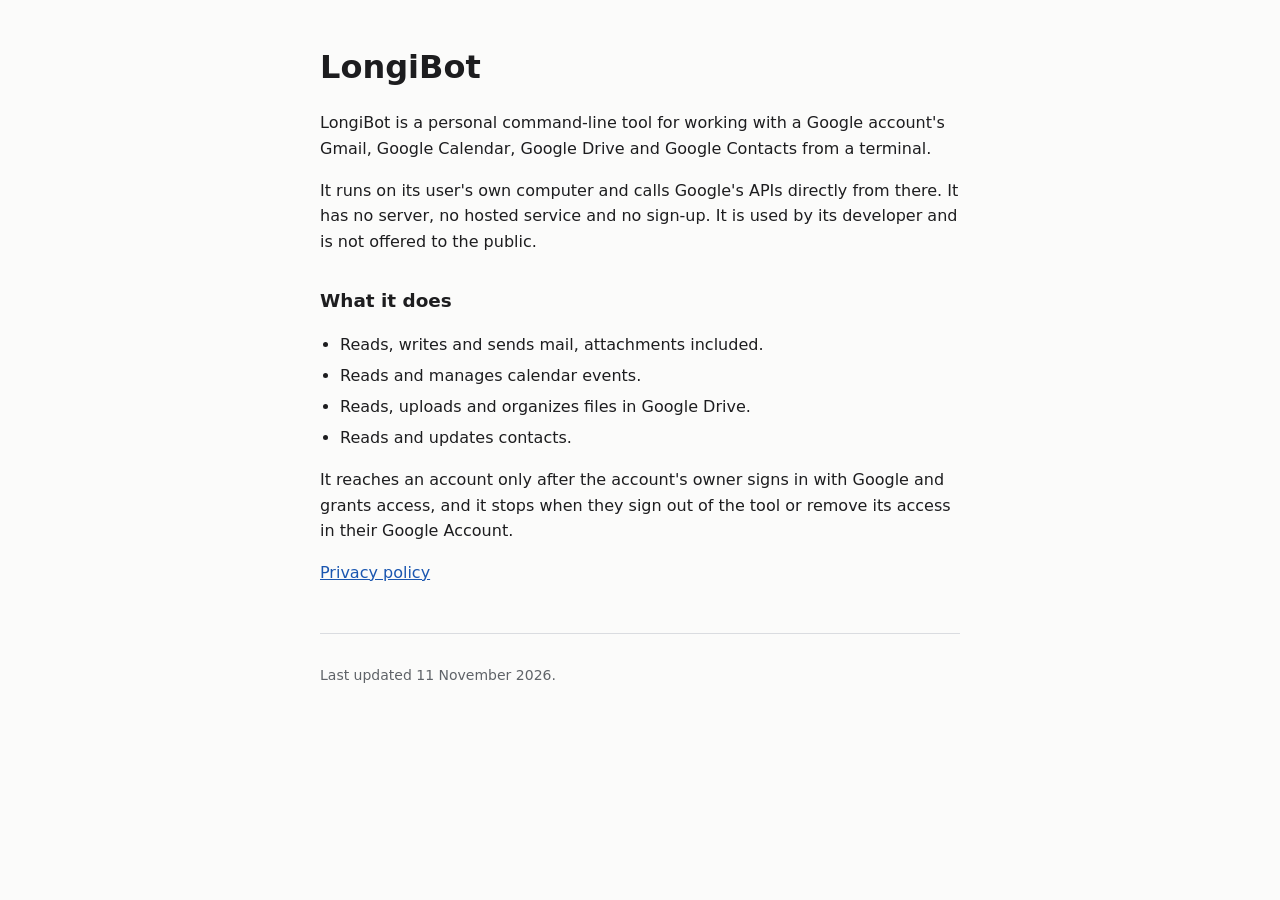
<file: index.html>
<!doctype html>
<html lang="en">
<head>
<meta charset="utf-8">
<meta name="viewport" content="width=device-width, initial-scale=1">
<meta name="color-scheme" content="light dark">
<title>LongiBot</title>
<meta name="description" content="LongiBot, a personal command-line tool for Gmail, Google Calendar, Google Drive and Google Contacts.">
<link rel="stylesheet" href="style.css">
</head>
<body>
<main>
<h1>LongiBot</h1>

<p>LongiBot is a personal command-line tool for working with a Google
account's Gmail, Google Calendar, Google Drive and Google Contacts from a
terminal.</p>

<p>It runs on its user's own computer and calls Google's APIs directly from
there. It has no server, no hosted service and no sign-up. It is used by its
developer and is not offered to the public.</p>

<h2>What it does</h2>
<ul>
<li>Reads, writes and sends mail, attachments included.</li>
<li>Reads and manages calendar events.</li>
<li>Reads, uploads and organizes files in Google Drive.</li>
<li>Reads and updates contacts.</li>
</ul>

<p>It reaches an account only after the account's owner signs in with Google
and grants access, and it stops when they sign out of the tool or remove its
access in their Google Account.</p>

<p><a href="privacy.html">Privacy policy</a></p>
</main>
<footer>
<p>Last updated 11 November 2026.</p>
</footer>
</body>
</html>
</file>
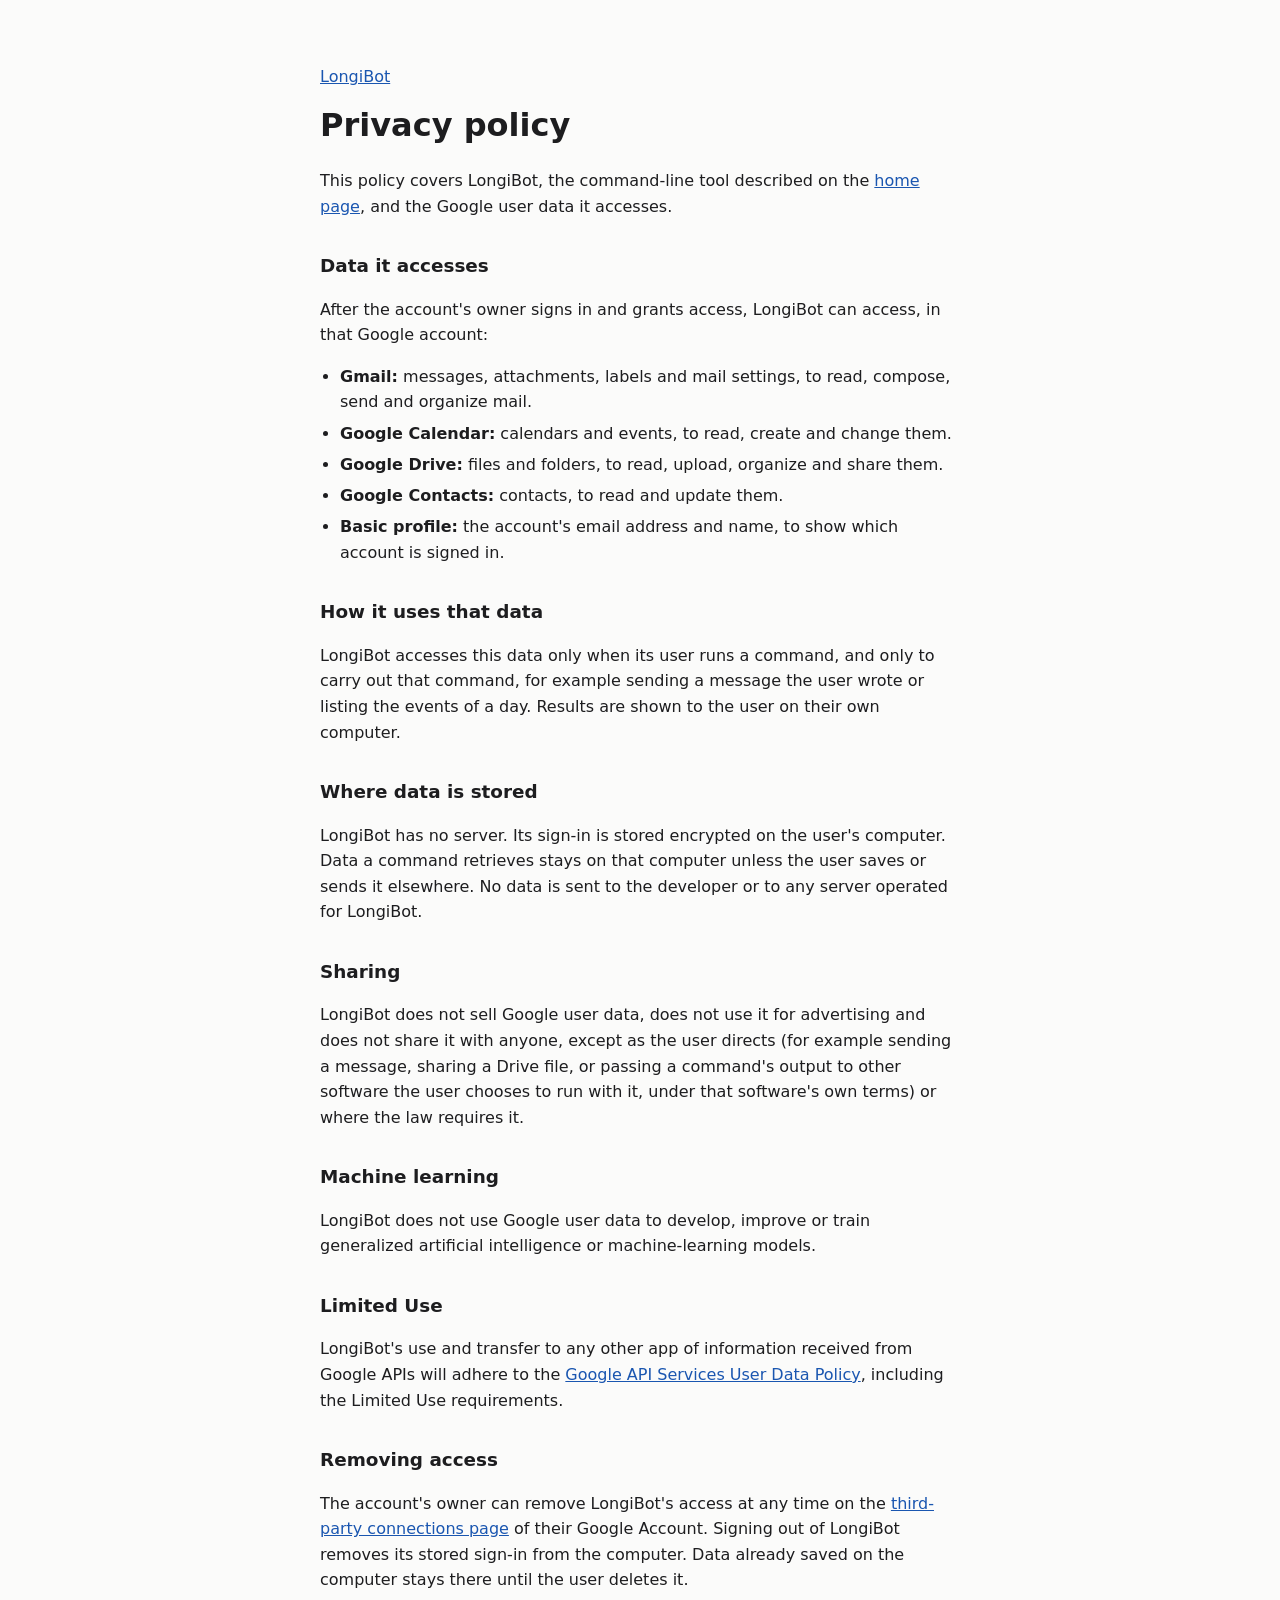
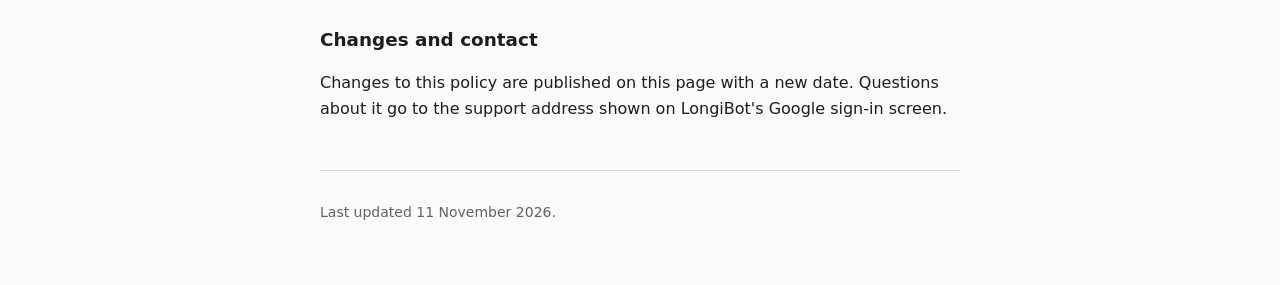
<file: privacy.html>
<!doctype html>
<html lang="en">
<head>
<meta charset="utf-8">
<meta name="viewport" content="width=device-width, initial-scale=1">
<meta name="color-scheme" content="light dark">
<title>LongiBot privacy policy</title>
<meta name="description" content="How LongiBot accesses, uses, stores and shares Google user data.">
<link rel="stylesheet" href="style.css">
</head>
<body>
<main>
<p><a href="./">LongiBot</a></p>
<h1>Privacy policy</h1>

<p>This policy covers LongiBot, the command-line tool described on the
<a href="./">home page</a>, and the Google user data it accesses.</p>

<h2>Data it accesses</h2>
<p>After the account's owner signs in and grants access, LongiBot can
access, in that Google account:</p>
<ul>
<li><strong>Gmail:</strong> messages, attachments, labels and mail settings,
to read, compose, send and organize mail.</li>
<li><strong>Google Calendar:</strong> calendars and events, to read, create
and change them.</li>
<li><strong>Google Drive:</strong> files and folders, to read, upload,
organize and share them.</li>
<li><strong>Google Contacts:</strong> contacts, to read and update them.</li>
<li><strong>Basic profile:</strong> the account's email address and name, to
show which account is signed in.</li>
</ul>

<h2>How it uses that data</h2>
<p>LongiBot accesses this data only when its user runs a command, and only to
carry out that command, for example sending a message the user wrote or
listing the events of a day. Results are shown to the user on their own
computer.</p>

<h2>Where data is stored</h2>
<p>LongiBot has no server. Its sign-in is stored encrypted on the user's
computer. Data a command retrieves stays on that computer unless the user
saves or sends it elsewhere. No data is sent to the developer or to any
server operated for LongiBot.</p>

<h2>Sharing</h2>
<p>LongiBot does not sell Google user data, does not use it for advertising
and does not share it with anyone, except as the user directs (for example
sending a message, sharing a Drive file, or passing a command's output to
other software the user chooses to run with it, under that software's own
terms) or where the law requires it.</p>

<h2>Machine learning</h2>
<p>LongiBot does not use Google user data to develop, improve or train
generalized artificial intelligence or machine-learning models.</p>

<h2>Limited Use</h2>
<p>LongiBot's use and transfer to any other app of information received from
Google APIs will adhere to the
<a href="https://developers.google.com/terms/api-services-user-data-policy">Google
API Services User Data Policy</a>, including the Limited Use
requirements.</p>

<h2>Removing access</h2>
<p>The account's owner can remove LongiBot's access at any time on the
<a href="https://myaccount.google.com/connections">third-party connections
page</a> of their Google Account. Signing out of LongiBot removes its stored
sign-in from the computer. Data already saved on the computer stays there
until the user deletes it.</p>

<h2>Changes and contact</h2>
<p>Changes to this policy are published on this page with a new date.
Questions about it go to the support address shown on LongiBot's Google
sign-in screen.</p>
</main>
<footer>
<p>Last updated 11 November 2026.</p>
</footer>
</body>
</html>
</file>
<file: style.css>
:root {
  --bg: #fbfbfa;
  --fg: #1d1d1f;
  --muted: #5f6368;
  --link: #1a56b0;
  --rule: #dadce0;
}

@media (prefers-color-scheme: dark) {
  :root {
    --bg: #17181a;
    --fg: #e8eaed;
    --muted: #9aa0a6;
    --link: #8ab4f8;
    --rule: #3c4043;
  }
}

* {
  box-sizing: border-box;
}

body {
  margin: 0;
  padding: 3rem 1rem;
  background: var(--bg);
  color: var(--fg);
  font: 1rem/1.6 system-ui, -apple-system, "Segoe UI", Roboto, sans-serif;
}

main,
footer {
  max-width: 40rem;
  margin: 0 auto;
}

h1 {
  font-size: 2rem;
  line-height: 1.2;
  margin: 0 0 1.5rem;
}

h2 {
  font-size: 1.15rem;
  margin: 2rem 0 0.5rem;
}

a {
  color: var(--link);
}

ul {
  padding-left: 1.25rem;
}

li + li {
  margin-top: 0.35rem;
}

footer {
  margin-top: 3rem;
  padding-top: 1rem;
  border-top: 1px solid var(--rule);
  color: var(--muted);
  font-size: 0.875rem;
}
</file>
